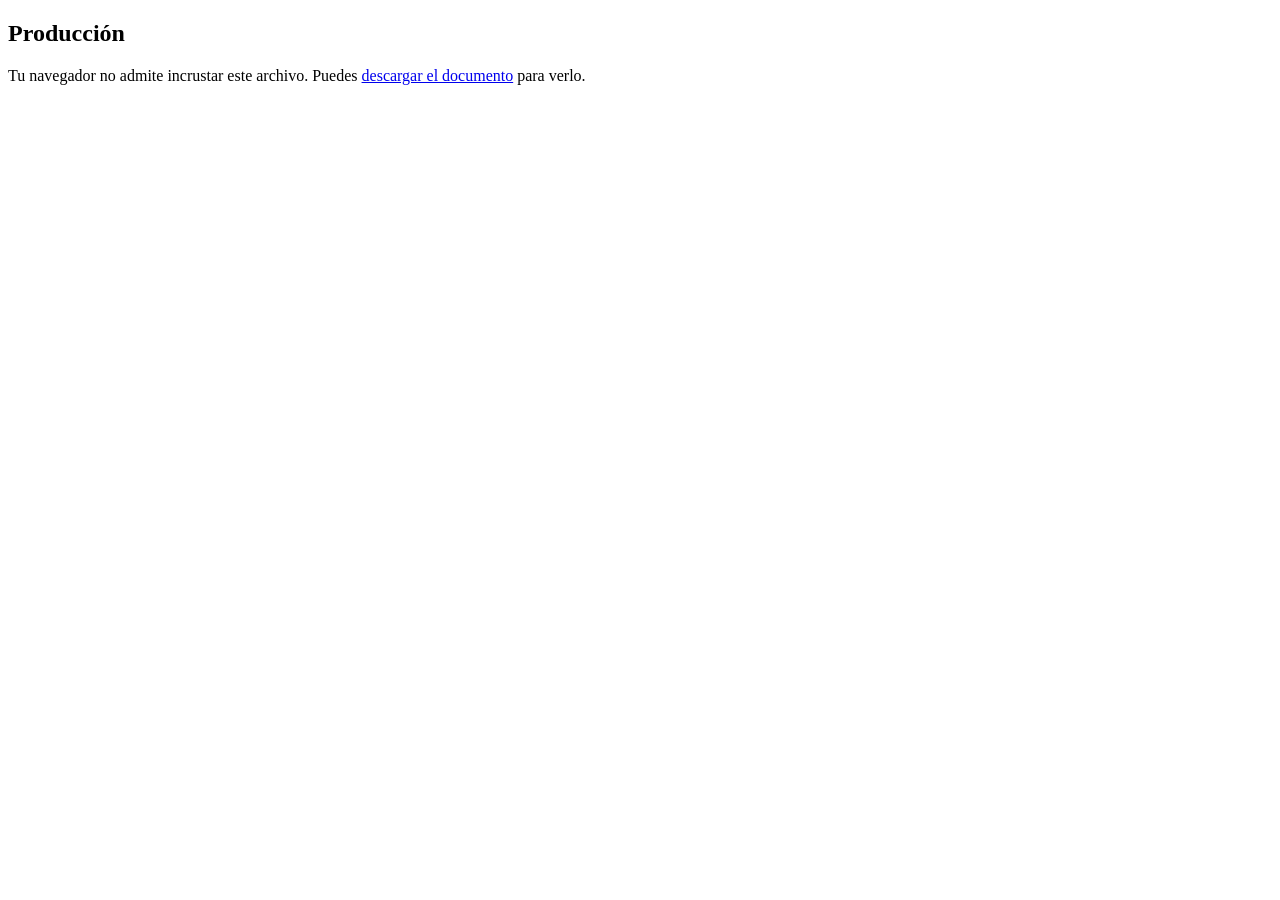
<file: pruduccion.html>
<!DOCTYPE html>
<html lang="es">
<head>
    <meta charset="UTF-8">
    <title>Mi Documento</title>
</head>
<body>

    <h2> Producción </h2>
    
    <!-- Incrustando el documento -->
    <object data="produccion.pdf" type="application/pdf" width="100%" height="600px">
        <p>Tu navegador no admite incrustar este archivo. 
           Puedes <a href="..//paginas_web_empresa_birreria/produccion.pdf">descargar el documento</a> para verlo.</p>
    </object>

</body>
</html>
</file>
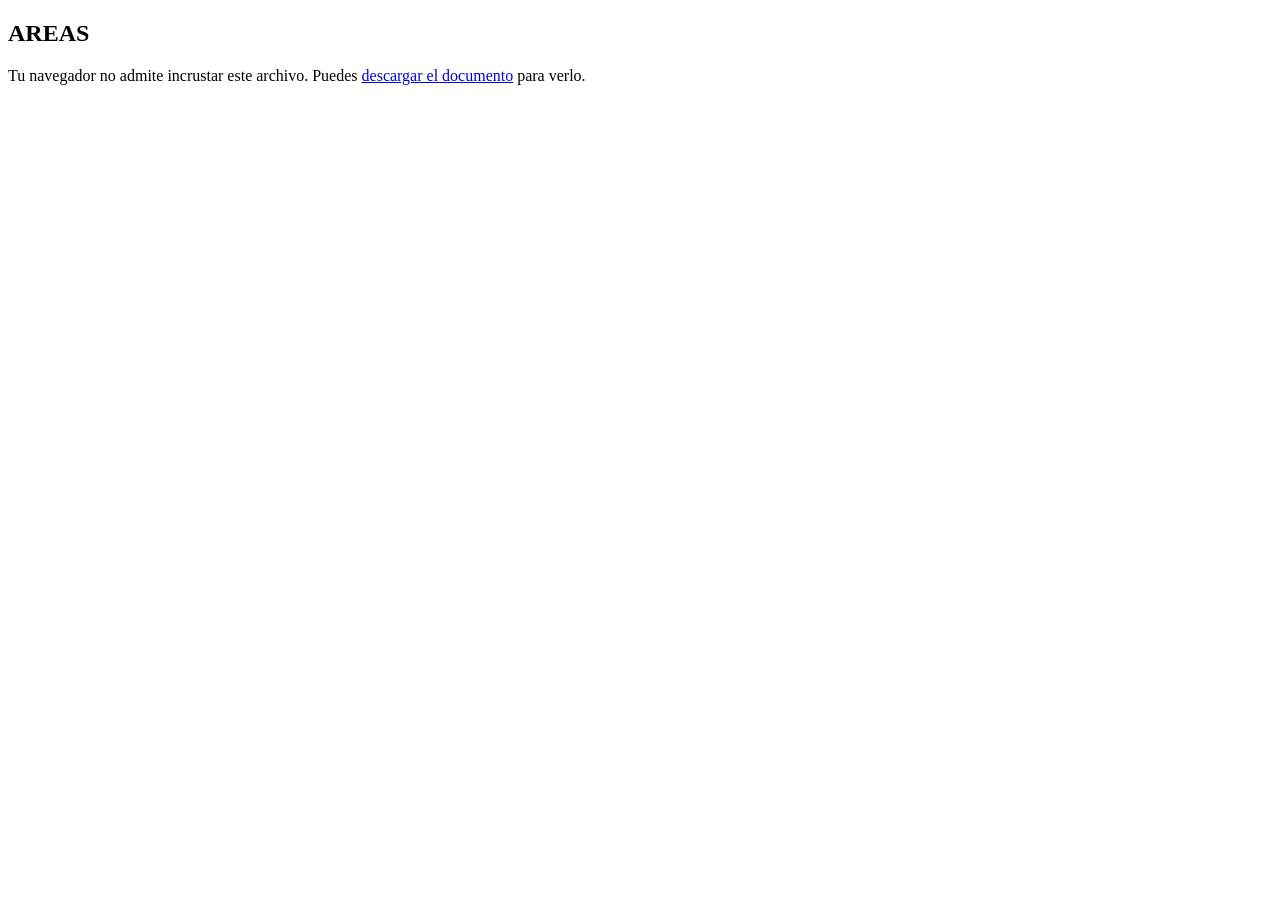
<file: recursoshumanos.html>
<!DOCTYPE html>
<html lang="es">
<head>
    <meta charset="UTF-8">
    <title>Mi Documento</title>
</head>
<body>

    <h2>AREAS</h2>
    
    <!-- Incrustando el documento -->
    <object data="recursoshumanos2.pdf" type="application/pdf" width="100%" height="600px">
        <p>Tu navegador no admite incrustar este archivo. 
           Puedes <a href="..//paginas_web_empresa_birreria/recurososhumanos2.pdf">descargar el documento</a> para verlo.</p>
    </object>

</body>
</html>
</file>
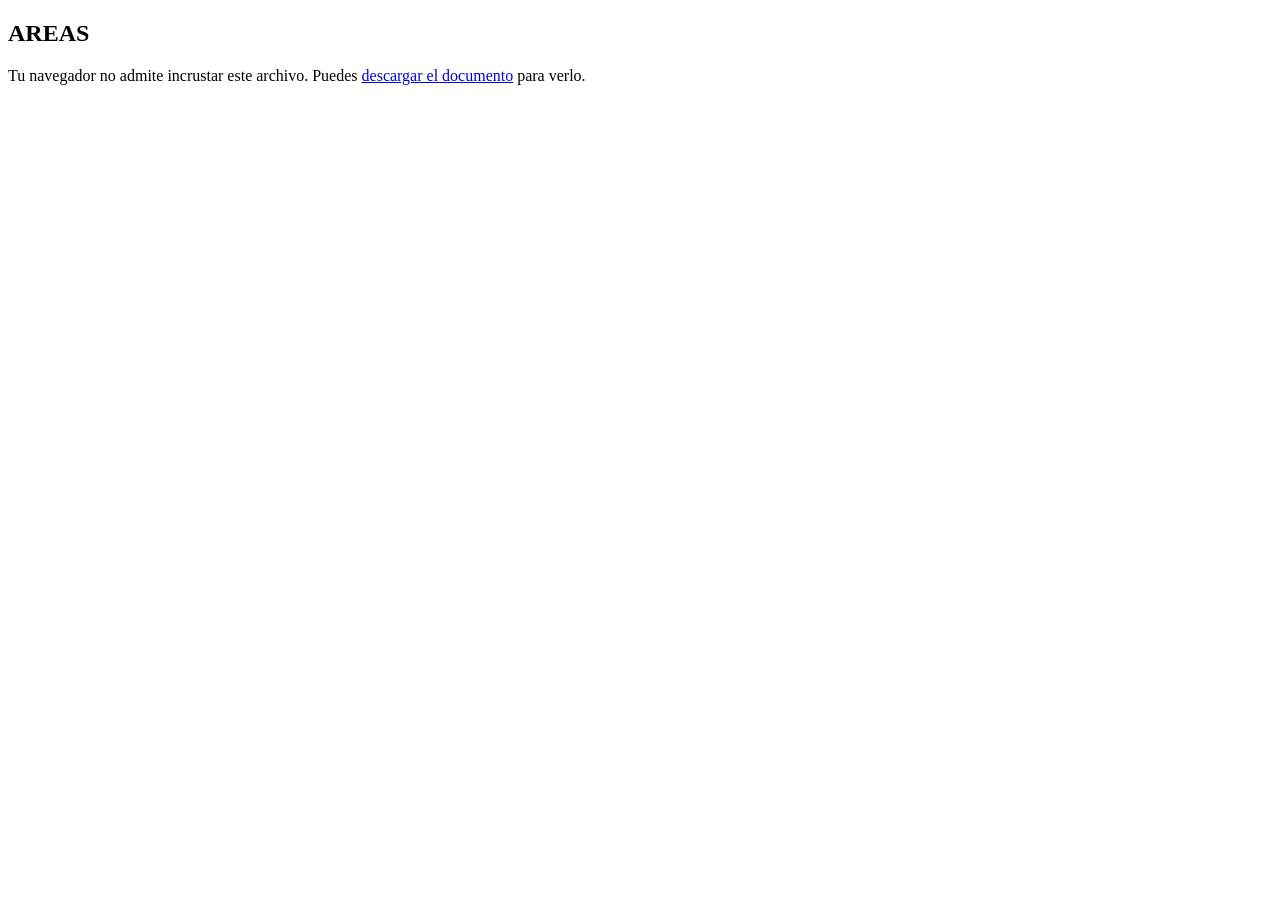
<file: paginas_web_empresa_birreria/areas.html>
<!DOCTYPE html>
<html lang="es">
<head>
    <meta charset="UTF-8">
    <title>Mi Documento</title>
</head>
<body>

    <h2>AREAS</h2>
    
    <!-- Incrustando el documento -->
    <object data="BIRRIA.pdf" type="application/pdf" width="100%" height="600px">
        <p>Tu navegador no admite incrustar este archivo. 
           Puedes <a href="..//paginas_web_empresa_birreria/BIRRIA.pdf">descargar el documento</a> para verlo.</p>
    </object>

</body>
</html>
</file>
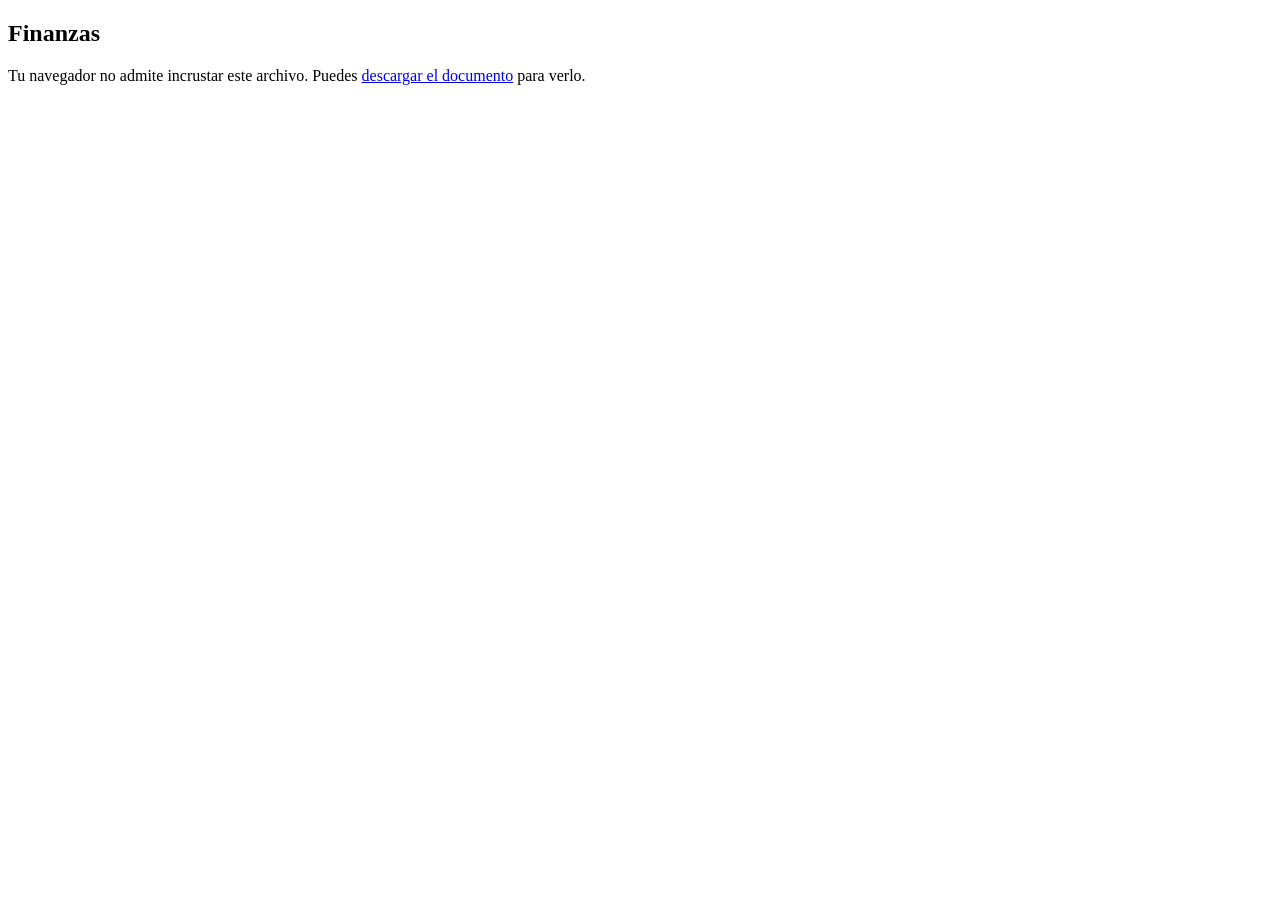
<file: paginas_web_empresa_birreria/finanzas.html>
<!DOCTYPE html>
<html lang="es">
<head>
    <meta charset="UTF-8">
    <title>Mi Documento</title>
</head>
<body>

    <h2> Finanzas </h2>
    
    <!-- Incrustando el documento -->
    <object data="finanzas.pdf" type="application/pdf" width="100%" height="600px">
        <p>Tu navegador no admite incrustar este archivo. 
           Puedes <a href="..//paginas_web_empresa_birreria/finanzas.pdf">descargar el documento</a> para verlo.</p>
    </object>

</body>
</html>
</file>
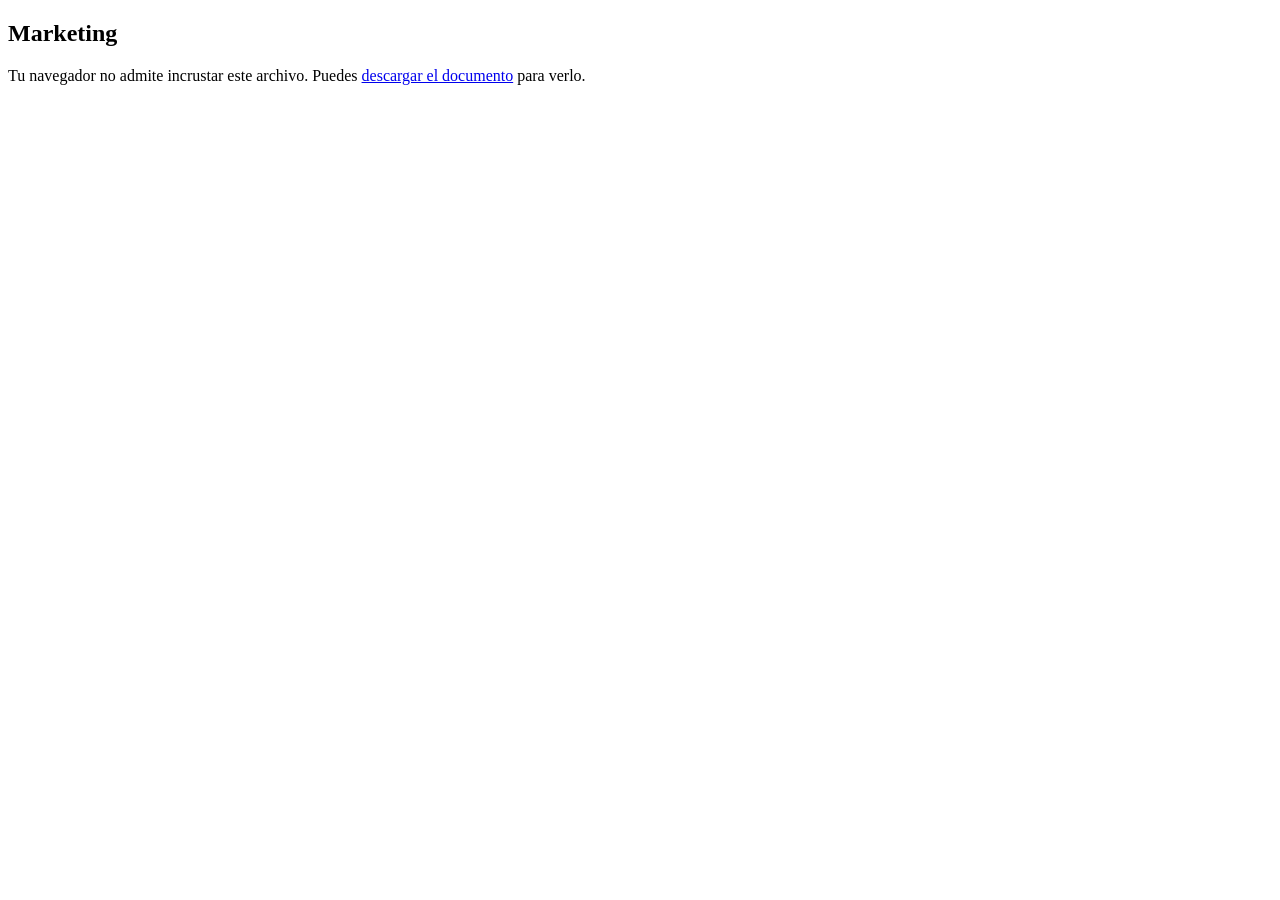
<file: paginas_web_empresa_birreria/Marketing.html>
<!DOCTYPE html>
<html lang="es">
<head>
    <meta charset="UTF-8">
    <title>Mi Documento</title>
</head>
<body>

    <h2>Marketing </h2>
    
    <!-- Incrustando el documento -->
    <object data=" Marketing.pdf" type="application/pdf" width="100%" height="600px">
        <p>Tu navegador no admite incrustar este archivo. 
           Puedes <a href="..//paginas_web_empresa_birreria/Marketing.pdf">descargar el documento</a> para verlo.</p>
    </object>

</body>
</html>
</file>
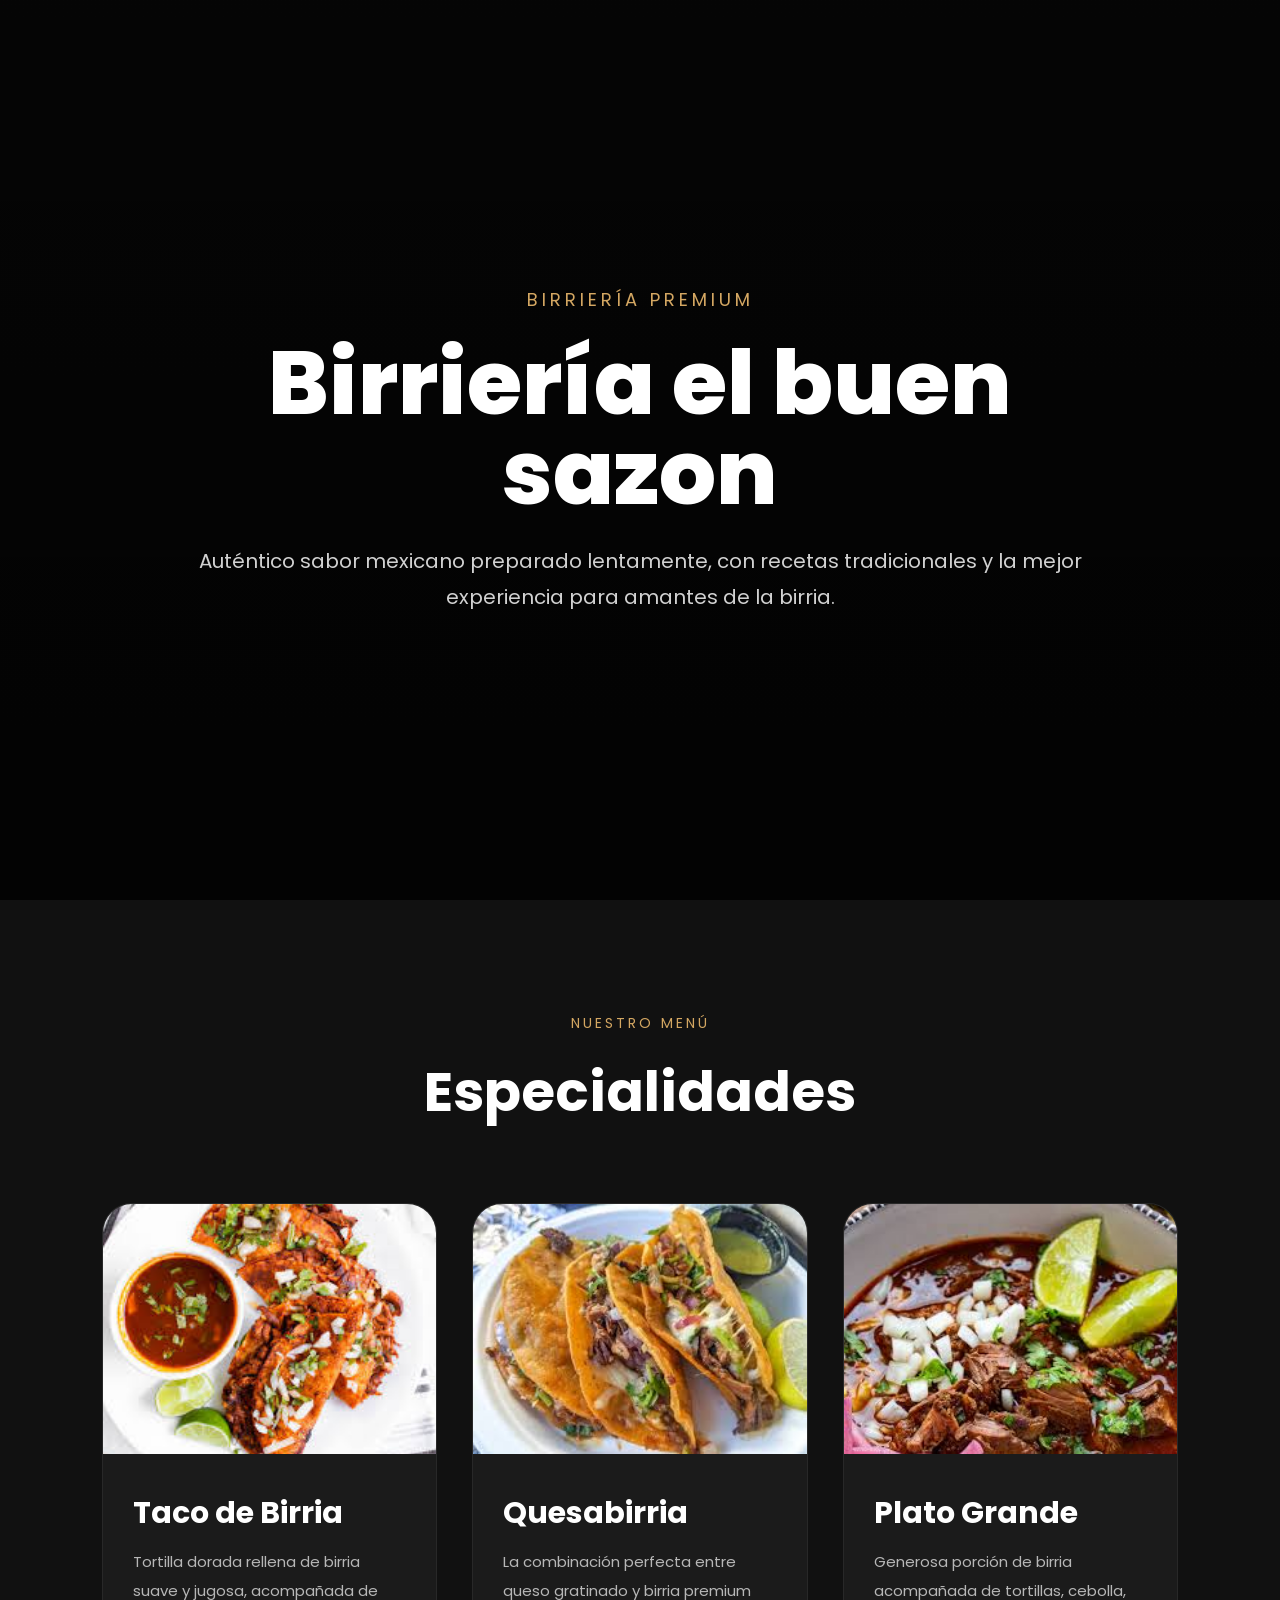
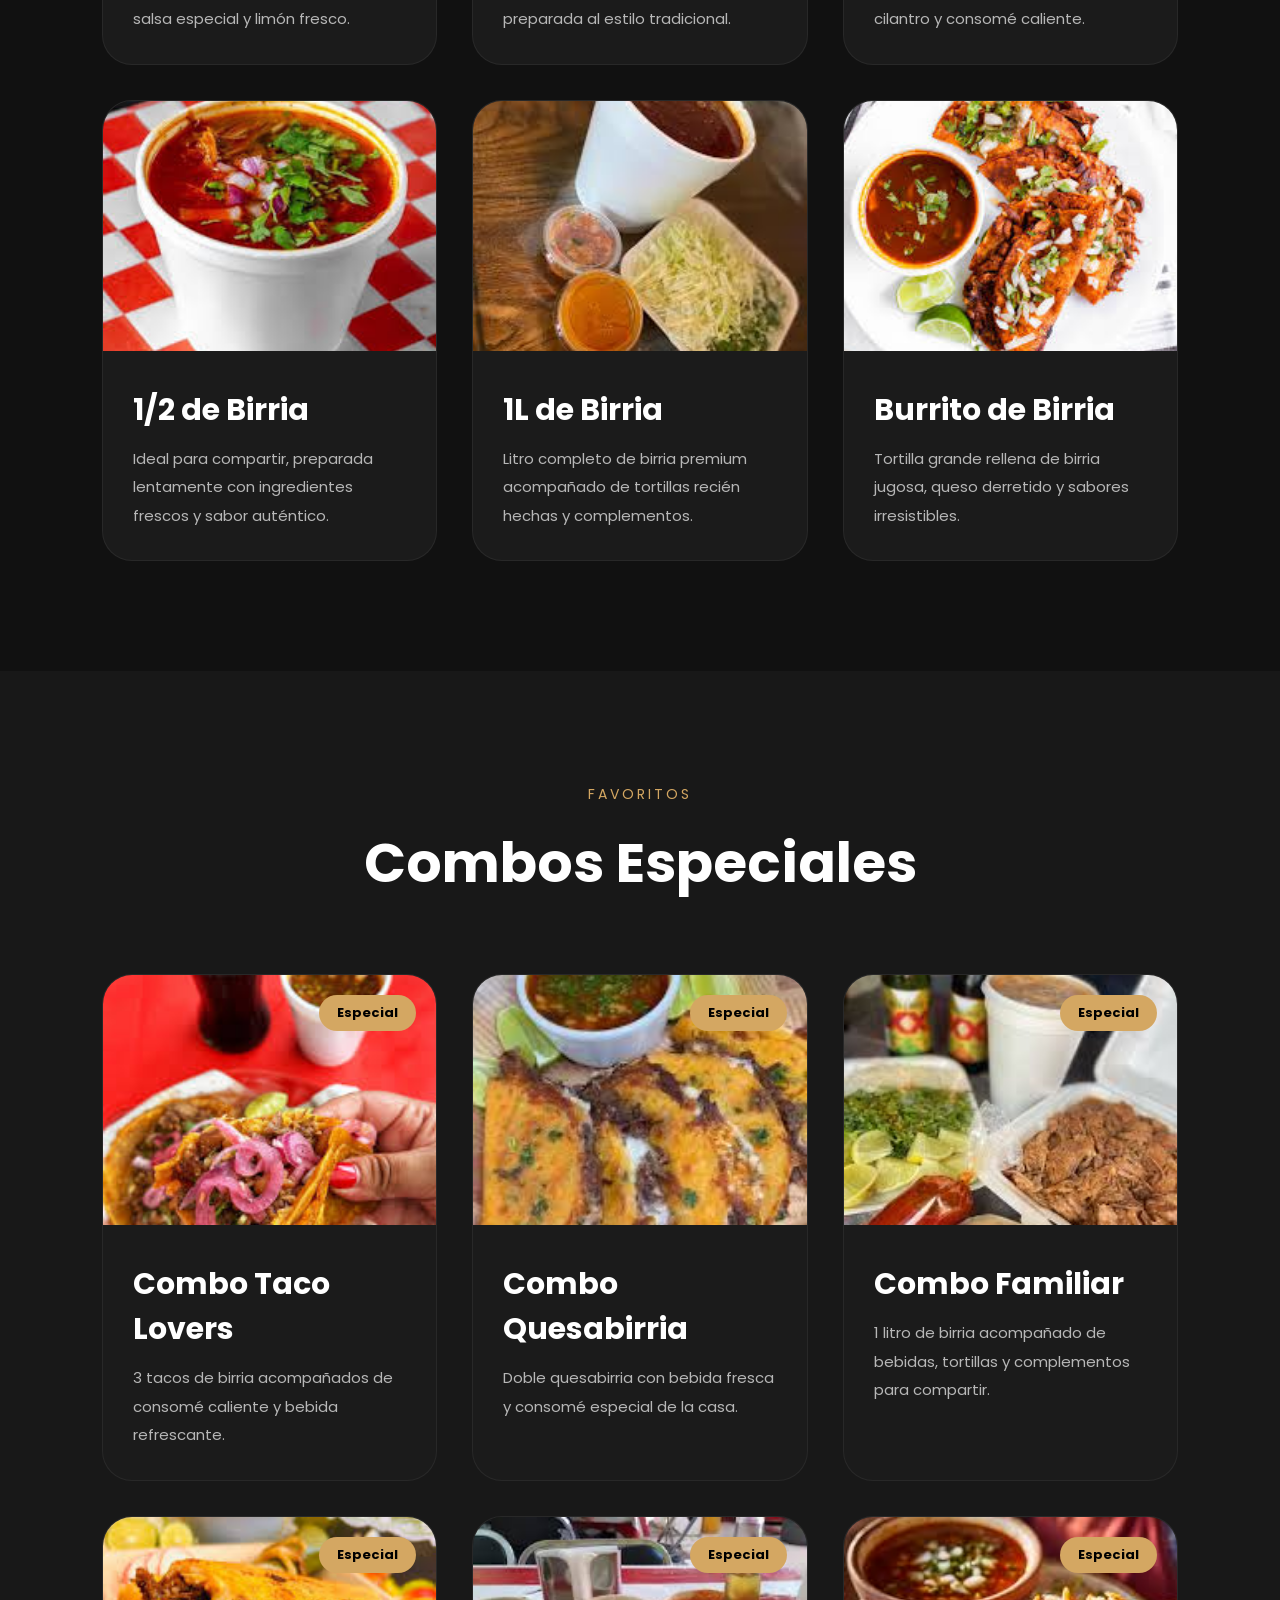
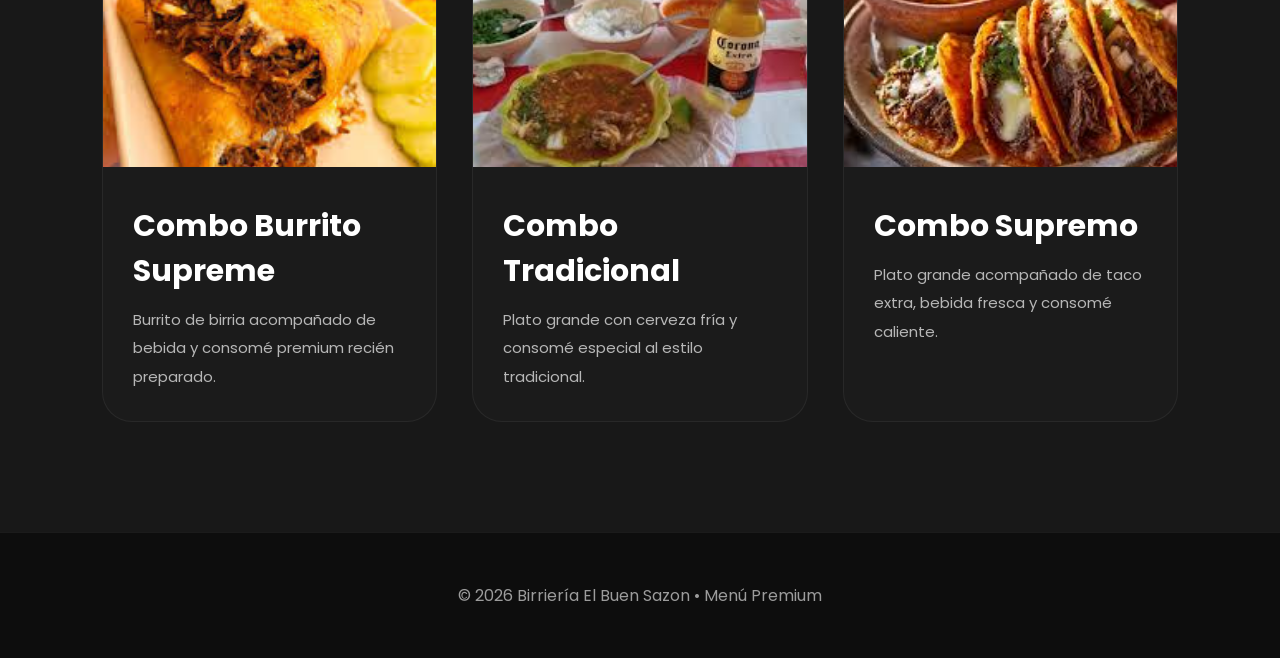
<file: paginas_web_empresa_birreria/menus89000.html>
<!DOCTYPE html>
<html lang="es">
<head>
<meta charset="UTF-8">
<meta name="viewport" content="width=device-width, initial-scale=1.0">

<title>Birriería Emmanuel | Menú Premium</title>

<link rel="preconnect" href="https://fonts.googleapis.com">
<link rel="preconnect" href="https://fonts.gstatic.com" crossorigin>

<link href="https://fonts.googleapis.com/css2?family=Poppins:wght@300;400;500;600;700;800&display=swap" rel="stylesheet">

<style>

*{
  margin:0;
  padding:0;
  box-sizing:border-box;
  font-family:'Poppins',sans-serif;
}

body{
  background:#111111;
  color:white;
  overflow-x:hidden;
}

/* HERO */

.hero{
  min-height:100vh;
  background:
  linear-gradient(to bottom,
  rgba(0,0,0,.7),
  rgba(0,0,0,.85)),
  url('https://images.unsplash.com/photo-1613514785940-daed07799d9b?q=80&w=1800&auto=format&fit=crop');

  background-size:cover;
  background-position:center;

  display:flex;
  justify-content:center;
  align-items:center;
  text-align:center;
  padding:40px;
}

.hero-content{
  max-width:900px;
}

.hero-content span{
  color:#d4a762;
  font-size:18px;
  letter-spacing:4px;
  text-transform:uppercase;
}

.hero-content h1{
  font-size:90px;
  line-height:1;
  margin:25px 0;
  font-weight:800;
}

.hero-content p{
  color:#d1d1d1;
  font-size:20px;
  line-height:1.8;
}

/* SECTION */

.section{
  padding:110px 8%;
}

.section-title{
  text-align:center;
  margin-bottom:70px;
}

.section-title span{
  color:#d4a762;
  letter-spacing:3px;
  text-transform:uppercase;
  font-size:14px;
}

.section-title h2{
  font-size:55px;
  margin-top:15px;
}

/* GRID */

.grid{
  display:grid;
  grid-template-columns:repeat(auto-fit,minmax(320px,1fr));
  gap:35px;
}

/* CARD */

.card{
  background:#1b1b1b;
  border-radius:30px;
  overflow:hidden;
  transition:.5s;
  border:1px solid rgba(255,255,255,.06);
  position:relative;
}

.card:hover{
  transform:translateY(-10px);
  box-shadow:0 25px 50px rgba(0,0,0,.45);
}

.card img{
  width:100%;
  height:250px;
  object-fit:cover;
}

.card-content{
  padding:30px;
}

.card-content h3{
  font-size:30px;
  margin-bottom:12px;
}

.card-content p{
  color:#b7b7b7;
  line-height:1.9;
  font-size:15px;
}

/* COMBOS */

.combo::before{
  content:"Especial";
  position:absolute;
  top:20px;
  right:20px;
  background:#d4a762;
  color:black;
  padding:8px 18px;
  border-radius:40px;
  font-size:13px;
  font-weight:700;
}

/* FOOTER */

.footer{
  text-align:center;
  padding:50px 20px;
  border-top:1px solid rgba(255,255,255,.06);
  color:#9c9c9c;
  background:#0d0d0d;
}

/* RESPONSIVE */

@media(max-width:900px){

  .hero-content h1{
    font-size:55px;
  }

  .section-title h2{
    font-size:38px;
  }

}

</style>
</head>

<body>

<!-- HERO -->

<section class="hero">

  <div class="hero-content">

    <span>Birriería Premium</span>

    <h1>
      Birriería el buen <br>
      sazon 
    </h1>

    <p>
      Auténtico sabor mexicano preparado lentamente,
      con recetas tradicionales y la mejor experiencia
      para amantes de la birria.
    </p>

  </div>

</section>

<!-- MENÚ -->

<section class="section">

  <div class="section-title">

    <span>Nuestro Menú</span>

    <h2>Especialidades</h2>

  </div>

  <div class="grid">

    <!-- TACO -->

    <div class="card">

      <img src="..//paginas_web_empresa_birreria\imagenes_pagina/tacos.jfif">

      <div class="card-content">

        <h3>Taco de Birria</h3>

        <p>
          Tortilla dorada rellena de birria suave y jugosa,
          acompañada de salsa especial y limón fresco.
        </p>

      </div>

    </div>

    <!-- QUESABIRRIA -->

    <div class="card">

      <img src="..//paginas_web_empresa_birreria\imagenes_pagina/quesabirria.jfif">

      <div class="card-content">

        <h3>Quesabirria</h3>

        <p>
          La combinación perfecta entre queso gratinado
          y birria premium preparada al estilo tradicional.
        </p>

      </div>

    </div>

    <!-- PLATO -->

    <div class="card">

      <img src="..//paginas_web_empresa_birreria\imagenes_pagina/platobirria.jfif">

      <div class="card-content">

        <h3>Plato Grande</h3>

        <p>
          Generosa porción de birria acompañada de tortillas,
          cebolla, cilantro y consomé caliente.
        </p>

      </div>

    </div>
    <!-- MEDIA -->

    <div class="card">

      <img src="..//paginas_web_empresa_birreria\imagenes_pagina/birriamedio.jfif">

      <div class="card-content">

        <h3>1/2 de Birria</h3>

        <p>
          Ideal para compartir, preparada lentamente
          con ingredientes frescos y sabor auténtico.
        </p>

      </div>

    </div>

    <!-- LITRO -->

    <div class="card">

      <img src="..//paginas_web_empresa_birreria\imagenes_pagina/birrialitro.jfif">

      <div class="card-content">

        <h3>1L de Birria</h3>

        <p>
          Litro completo de birria premium acompañado
          de tortillas recién hechas y complementos.
        </p>

      </div>

    </div>

    <!-- BURRITO -->

    <div class="card">

      <img src="..//paginas_web_empresa_birreria\imagenes_pagina/tacos.jfif">

      <div class="card-content">

        <h3>Burrito de Birria</h3>

        <p>
          Tortilla grande rellena de birria jugosa,
          queso derretido y sabores irresistibles.
        </p>

      </div>

    </div>

  </div>

</section>

<!-- COMBOS -->

<section class="section" style="background:#181818;">

  <div class="section-title">

    <span>Favoritos</span>

    <h2>Combos Especiales</h2>

  </div>

  <div class="grid">

    <!-- COMBO 1 -->

    <div class="card combo">

      <img src="..//paginas_web_empresa_birreria\imagenes_pagina/combo1.jfif">

      <div class="card-content">

        <h3>Combo Taco Lovers</h3>

        <p>
          3 tacos de birria acompañados de consomé
          caliente y bebida refrescante.
        </p>

      </div>

    </div>

    <!-- COMBO 2 -->

    <div class="card combo">

      <img src="..//paginas_web_empresa_birreria\imagenes_pagina/combo2.jfif">

      <div class="card-content">

        <h3>Combo Quesabirria</h3>

        <p>
          Doble quesabirria con bebida fresca
          y consomé especial de la casa.
        </p>

      </div>

    </div>

    <!-- COMBO 3 -->

    <div class="card combo">

      <img src="..//paginas_web_empresa_birreria\imagenes_pagina/combo3.jfif">

      <div class="card-content">

        <h3>Combo Familiar</h3>

        <p>
          1 litro de birria acompañado de bebidas,
          tortillas y complementos para compartir.
        </p>

      </div>

    </div>

    <!-- COMBO 4 -->

    <div class="card combo">

      <img src="..//paginas_web_empresa_birreria\imagenes_pagina/combo4.jfif">

      <div class="card-content">

        <h3>Combo Burrito Supreme</h3>

        <p>
          Burrito de birria acompañado de bebida
          y consomé premium recién preparado.
        </p>

      </div>

    </div>

    <!-- COMBO 5 -->

    <div class="card combo">

      <img src="..//paginas_web_empresa_birreria\imagenes_pagina/combo5.jfif">

      <div class="card-content">

        <h3>Combo Tradicional</h3>

        <p>
          Plato grande con cerveza fría y
          consomé especial al estilo tradicional.
        </p>

      </div>

    </div>

    <!-- COMBO 6 -->

    <div class="card combo">

      <img src="..//paginas_web_empresa_birreria\imagenes_pagina/combo6.jfif">

      <div class="card-content">

        <h3>Combo Supremo</h3>

        <p>
          Plato grande acompañado de taco extra,
          bebida fresca y consomé caliente.
        </p>

      </div>

    </div>

  </div>

</section>

<!-- FOOTER -->

<footer class="footer">

  © 2026 Birriería El Buen Sazon • Menú Premium

</footer>

</body>
</html>
</file>
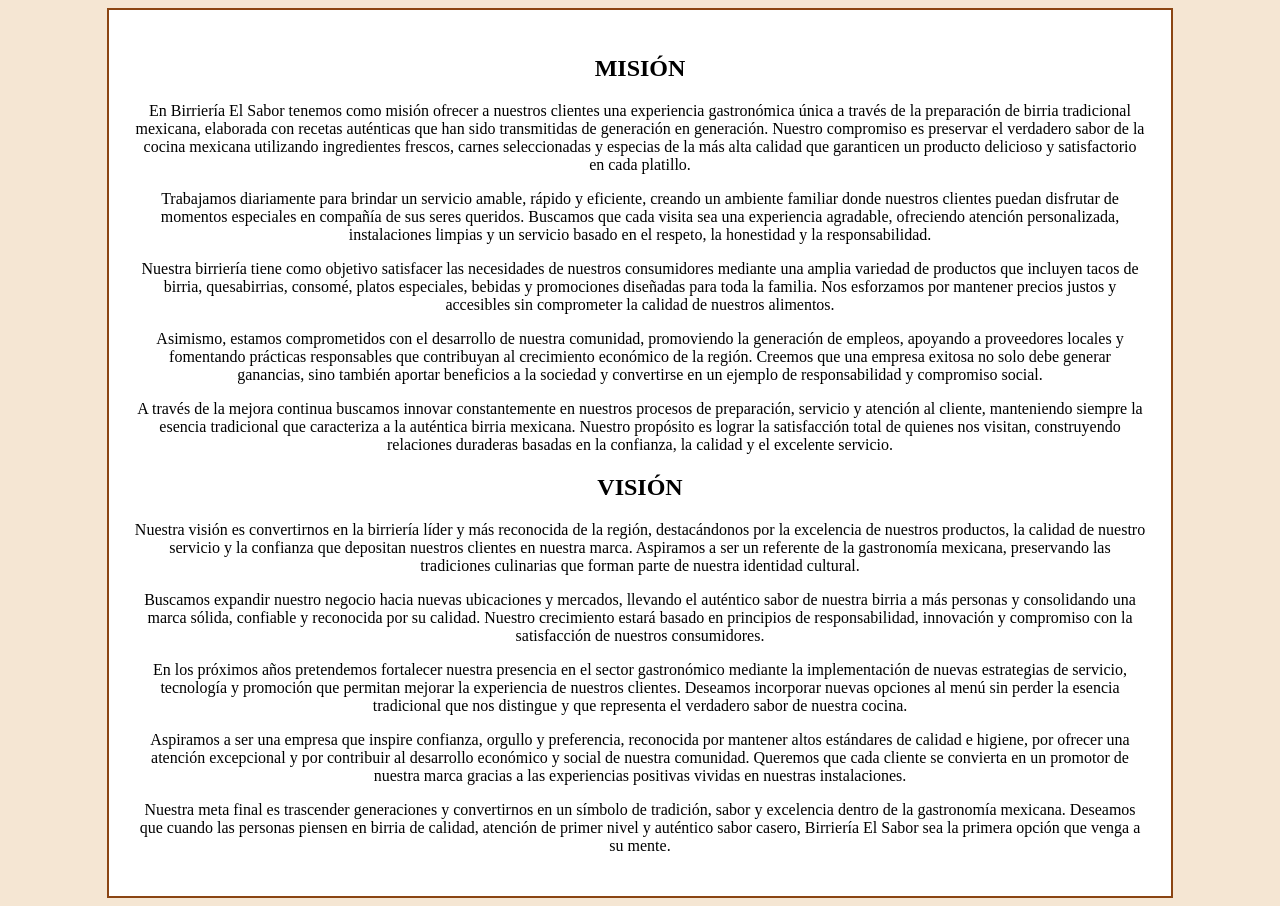
<file: paginas_web_empresa_birreria/mision.html>
<html>
<head>


<linnk real="stylesheet" href="emmanuel.css">
<div class="mision-vision">
<body bgcolor="#F5E6D3">

<center>

<div style="background-color:white; width:80%; padding:25px; border:2px solid #8B4513;">


    <h2>MISIÓN</h2>

    <p>
        En Birriería El Sabor tenemos como misión ofrecer a nuestros clientes una
        experiencia gastronómica única a través de la preparación de birria
        tradicional mexicana, elaborada con recetas auténticas que han sido
        transmitidas de generación en generación. Nuestro compromiso es preservar
        el verdadero sabor de la cocina mexicana utilizando ingredientes frescos,
        carnes seleccionadas y especias de la más alta calidad que garanticen un
        producto delicioso y satisfactorio en cada platillo.
    </p>

    <p>
        Trabajamos diariamente para brindar un servicio amable, rápido y eficiente,
        creando un ambiente familiar donde nuestros clientes puedan disfrutar de
        momentos especiales en compañía de sus seres queridos. Buscamos que cada
        visita sea una experiencia agradable, ofreciendo atención personalizada,
        instalaciones limpias y un servicio basado en el respeto, la honestidad y
        la responsabilidad.
    </p>

    <p>
        Nuestra birriería tiene como objetivo satisfacer las necesidades de nuestros
        consumidores mediante una amplia variedad de productos que incluyen tacos
        de birria, quesabirrias, consomé, platos especiales, bebidas y promociones
        diseñadas para toda la familia. Nos esforzamos por mantener precios justos
        y accesibles sin comprometer la calidad de nuestros alimentos.
    </p>

    <p>
        Asimismo, estamos comprometidos con el desarrollo de nuestra comunidad,
        promoviendo la generación de empleos, apoyando a proveedores locales y
        fomentando prácticas responsables que contribuyan al crecimiento económico
        de la región. Creemos que una empresa exitosa no solo debe generar ganancias,
        sino también aportar beneficios a la sociedad y convertirse en un ejemplo
        de responsabilidad y compromiso social.
    </p>

    <p>
        A través de la mejora continua buscamos innovar constantemente en nuestros
        procesos de preparación, servicio y atención al cliente, manteniendo siempre
        la esencia tradicional que caracteriza a la auténtica birria mexicana.
        Nuestro propósito es lograr la satisfacción total de quienes nos visitan,
        construyendo relaciones duraderas basadas en la confianza, la calidad y
        el excelente servicio.
    </p>

    <h2>VISIÓN</h2>

    <p>
        Nuestra visión es convertirnos en la birriería líder y más reconocida de la
        región, destacándonos por la excelencia de nuestros productos, la calidad de
        nuestro servicio y la confianza que depositan nuestros clientes en nuestra
        marca. Aspiramos a ser un referente de la gastronomía mexicana, preservando
        las tradiciones culinarias que forman parte de nuestra identidad cultural.
    </p>

    <p>
        Buscamos expandir nuestro negocio hacia nuevas ubicaciones y mercados,
        llevando el auténtico sabor de nuestra birria a más personas y consolidando
        una marca sólida, confiable y reconocida por su calidad. Nuestro crecimiento
        estará basado en principios de responsabilidad, innovación y compromiso con
        la satisfacción de nuestros consumidores.
    </p>

    <p>
        En los próximos años pretendemos fortalecer nuestra presencia en el sector
        gastronómico mediante la implementación de nuevas estrategias de servicio,
        tecnología y promoción que permitan mejorar la experiencia de nuestros
        clientes. Deseamos incorporar nuevas opciones al menú sin perder la esencia
        tradicional que nos distingue y que representa el verdadero sabor de nuestra
        cocina.
    </p>

    <p>
        Aspiramos a ser una empresa que inspire confianza, orgullo y preferencia,
        reconocida por mantener altos estándares de calidad e higiene, por ofrecer
        una atención excepcional y por contribuir al desarrollo económico y social
        de nuestra comunidad. Queremos que cada cliente se convierta en un promotor
        de nuestra marca gracias a las experiencias positivas vividas en nuestras
        instalaciones.
    </p>

    <p>
        Nuestra meta final es trascender generaciones y convertirnos en un símbolo
        de tradición, sabor y excelencia dentro de la gastronomía mexicana. Deseamos
        que cuando las personas piensen en birria de calidad, atención de primer
        nivel y auténtico sabor casero, Birriería El Sabor sea la primera opción
        que venga a su mente.
    </p>

</div>
</file>
